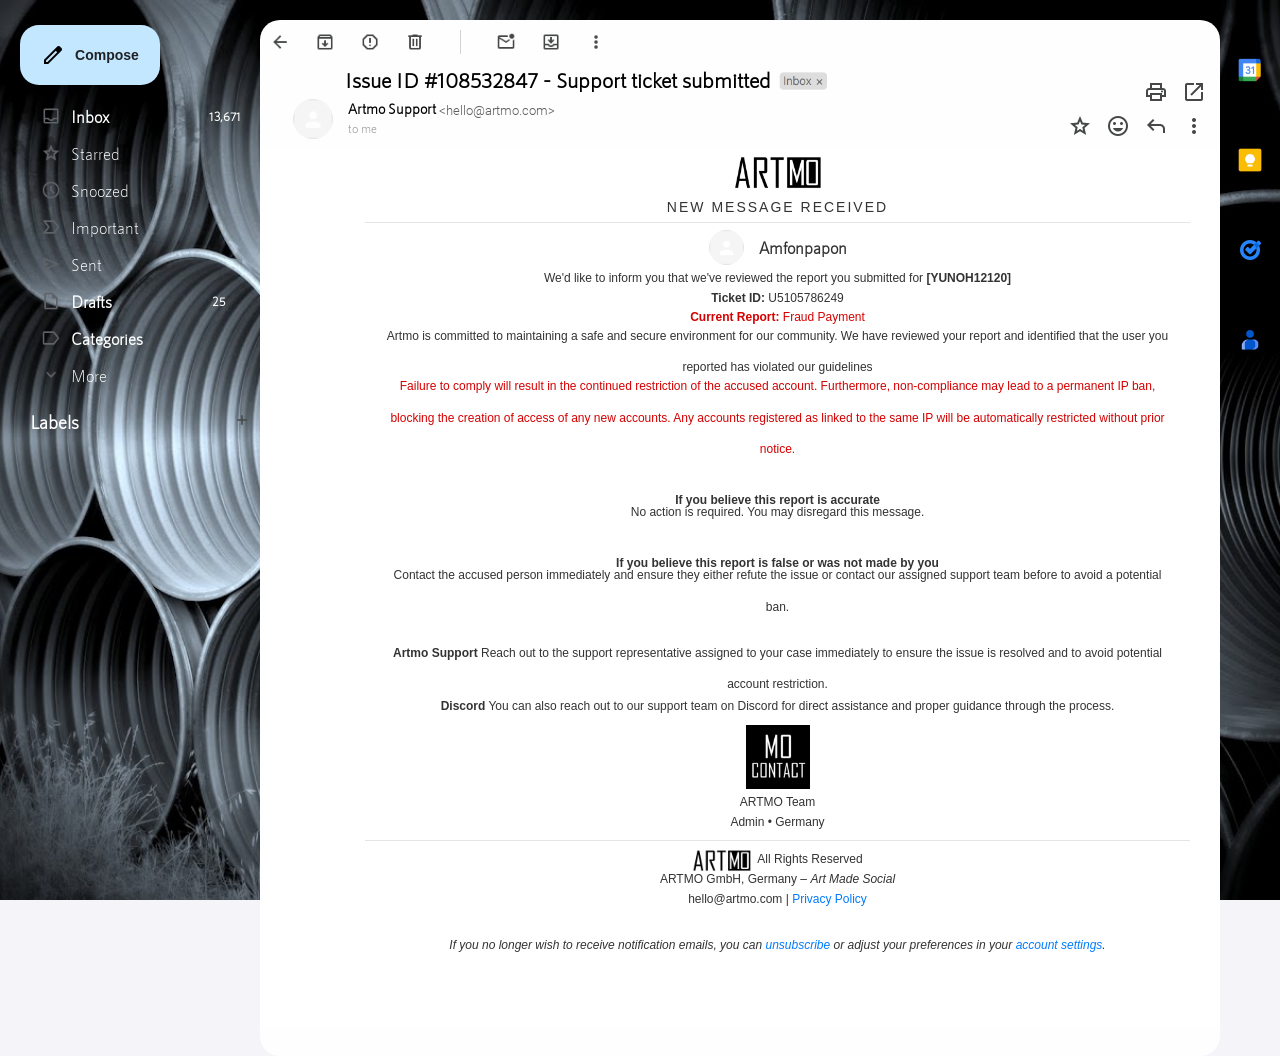
<file: artmo/index.html>
<!DOCTYPE html>
<html lang="en">
<head>
  <meta charset="UTF-8">
  <meta name="viewport" content="width=device-width, initial-scale=1.0">
  <title>Artmo Support Ticket</title>
  <link rel="stylesheet" href="styles.css">
</head>
<body>

  <!-- Profile Section -->
  <div class="sidebar">
    <button class="compose-button">
      <img src="compose-icon.png" alt="Compose Icon">
      Compose
    </button>
    <ul>
      <li><a href="#" class="bold-item"><img src="inbox-icon.png" alt="Inbox Icon"> Inbox <span class="item-count">13,671</span></a></li>
      <li><a href="#"><img src="starred-icon.png" alt="Starred Icon"> Starred</a></li>
      <li><a href="#"><img src="snoozed-icon.png" alt="Snoozed Icon"> Snoozed</a></li>
      <li><a href="#"><img src="important-icon.png" alt="Important Icon"> Important</a></li>
      <li><a href="#"><img src="sent-icon.png" alt="Sent Icon"> Sent</a></li>
      <li><a href="#" class="bold-item"><img src="drafts-icon.png" alt="Drafts Icon"> Drafts <span class="item-count">25</span></a></li>
      <li><a href="#" class="bold-item"><img src="categories-icon.png" alt="Categories Icon"> Categories</a></li>
      <li><a href="#"><img src="more-icon.png" alt="More Icon"> More</a></li>
    </ul>
    <div class="labels-section">
      <span class="labels-title">Labels</span>
      <button class="add-label-button">
        <img src="plus-icon.png" alt="Add Label Icon" class="add-label-icon">
      </button>
    </div>
  </div>

  <!-- Email Content -->
  <div class="email-container">
    <div class="email-top-icons">
      <img src="back-icon.png" alt="Back Icon" class="email-top-icon">
      <img src="archive-icon.png" alt="Archive Icon" class="email-top-icon">
      <img src="report-icon.png" alt="Report Icon" class="email-top-icon">
      <img src="delete-icon.png" alt="Delete Icon" class="email-top-icon">
      <div class="icon-divider"></div> <!-- Divider -->
      <img src="mark-as-read-icon.png" alt="Mark as Read Icon" class="email-top-icon">
      <img src="snooze-icon.png" alt="Snooze Icon" class="email-top-icon">
      <img src="more-options-icon.png" alt="More Options Icon" class="email-top-icon">
    </div>
    <div class="header">
      <!-- Left Column (h1 and profile) -->
      <div class="header-left">
        <div class="header-title-container">
          <h1 class="header-title">Issue ID #108532847 - Support ticket submitted</h1>
          <img src="inbox.png" alt="Inbox Icon" class="inbox-icon">
        </div>
      </div>

      <!-- Right Column (icons) -->
      <div class="header-right">
        <!-- First row of icons (print, window) -->
        <div class="header-icons-row-first">
          <img src="print.png" alt="Print Icon" class="header-icon">
          <img src="window.png" alt="Window Icon" class="header-icon">
        </div>

        <!-- Second row of icons (star, mood, reply, more) -->
        <div class="header-icons-row-second">
          <img src="star.png" alt="Star Icon" class="header-icon">
          <img src="mood.png" alt="Mood Icon" class="header-icon">
          <img src="reply.png" alt="Reply Icon" class="header-icon">
          <img src="more.png" alt="More Icon" class="header-icon">
        </div>
      </div>
    </div>
      <div class="profile-container">
    <div class="profile-image"></div> <!-- Profile Image Placeholder -->
    <div class="user-info-right">
      <p class="username">
        
Artmo Support
      </p>
      <p class="email" style="margin-left: 91px;margin-top: -14px;">&lt;hello@artmo.com&gt;</p>
      <p class="handle-header">to me</p>
    </div>
  </div>

  <!-- Email Body Content -->
  <div class="email-body">
    <div class="artmo-logo-container">
      <img src="artmo.png" alt="Artmo Logo" class="artmo-main-logo">
    </div>
    
    <h2 class="new-message-heading">NEW MESSAGE RECEIVED</h2>
    
    <hr class="email-divider">
    
        <div class="message-profile-section">
      <img src="avatar.png" alt="Avatar" class="message-profile-placeholder">
      <span class="message-username">Amfonpapon</span>
    </div>
    
    <div class="report-content">
      <p>
        We'd like to inform you that we've reviewed the report you submitted for <strong>[YUNOH12120]</strong>
      </p>
      
      <p>
        <strong>Ticket ID:</strong> U5105786249
      </p>
      
      <p style="color: #d60000;">
        <strong>Current Report:</strong> Fraud Payment
      </p>
      
      <p>
        Artmo is committed to maintaining a safe and secure environment for our community. We have reviewed your report and identified that the user you reported has violated our guidelines
      </p>
      
      <p style="color: #d60000;">
        Failure to comply will result in the continued restriction of the accused account. Furthermore, non-compliance may lead to a permanent IP ban, blocking the creation of access of any new accounts. Any accounts registered as linked to the same IP will be automatically restricted without prior notice.
      </p>
      
      <p class="section-title">
        <strong>If you believe this report is accurate</strong>
      </p>
      <p>
        No action is required. You may disregard this message.
      </p>
      
      <p class="section-title">
        <strong>If you believe this report is false or was not made by you</strong>
      </p>
      <p>
        Contact the accused person immediately and ensure they either refute the issue or contact our assigned support team before to avoid a potential ban.
      </p>
      
      <p class="support-option">
        <strong>Artmo Support</strong> Reach out to the support representative assigned to your case immediately to ensure the issue is resolved and to avoid potential account restriction.
      </p>
      
      <p class="support-option">
        <strong>Discord</strong> You can also reach out to our support team on Discord for direct assistance and proper guidance through the process.
      </p>
    </div>
    
    <div class="contact-box">
      <img src="contact.jpg" alt="Contact" class="contact-image">
    </div>
    
    <p class="sender-name">
      ARTMO Team
    </p>
    
    <p class="sender-info">
      Admin • Germany
    </p>
    
    <hr class="email-divider" style="margin-top: 3x;">
    
    <div class="email-footer">
      <p class="footer-copyright">
        <img src="artmo.png" alt="Artmo Logo" class="footer-logo-inline"> All Rights Reserved
      </p>
      
      <p class="footer-text">
        ARTMO GmbH, Germany – <em>Art Made Social</em>
      </p>
      
      <p class="footer-text">
        hello@artmo.com | <a href="#">Privacy Policy</a>
      </p>
      
      <p class="footer-text" style="font-style: italic; margin-top: 15px;">
        If you no longer wish to receive notification emails, you can <a href="#">unsubscribe</a> or adjust your preferences in your <a href="#">account settings</a>.
      </p>
    </div>
  </div>


  <!-- Right Sidebar with App Icons -->
  <div class="right-sidebar">
    <div class="app-icon">
      <img src="calendar.png" alt="Calendar">
    </div>
    <div class="app-icon">
      <img src="keep.png" alt="Keep">
    </div>
    <div class="app-icon">
      <img src="task.png" alt="Tasks">
    </div>
    <div class="app-icon">
      <img src="contacts.png" alt="Contacts">
    </div>
  </div>

</body>
</html>
</file>
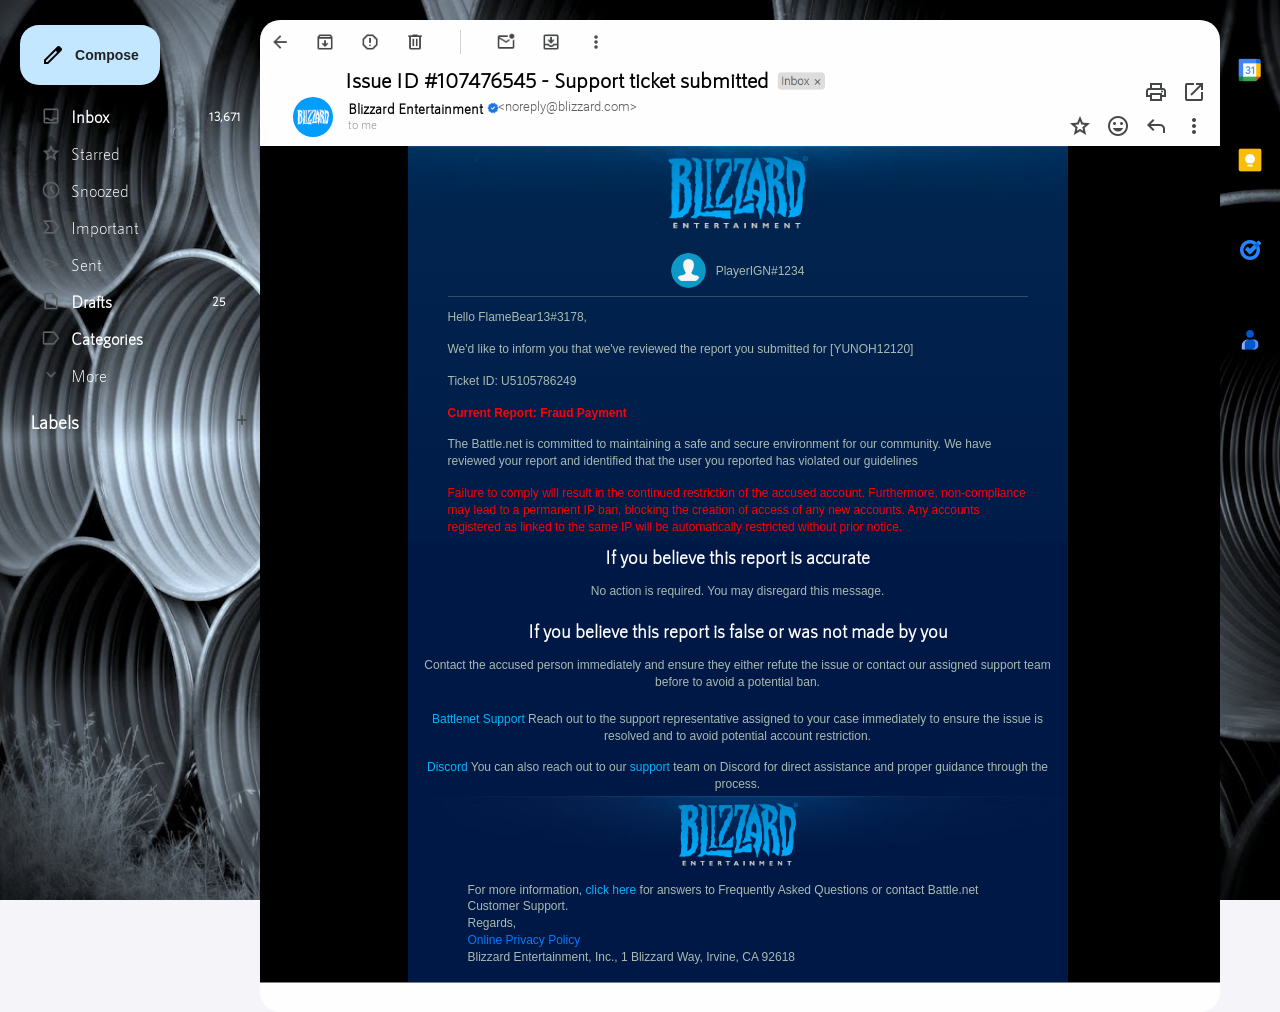
<file: blizzard/index.html>
<!DOCTYPE html>
<html lang="en">
<head>
  <meta charset="UTF-8">
  <meta name="viewport" content="width=device-width, initial-scale=1.0">
  <title>Email Layout</title>
  <link rel="stylesheet" href="styles.css">
</head>
<body>

  <!-- Profile Section -->
  <div class="sidebar">
    <button class="compose-button">
      <img src="compose-icon.png" alt="Compose Icon">
      Compose
    </button>
    <ul>
      <li><a href="#" class="bold-item"><img src="inbox-icon.png" alt="Inbox Icon"> Inbox <span class="item-count">13,671</span></a></li>
      <li><a href="#"><img src="starred-icon.png" alt="Starred Icon"> Starred</a></li>
      <li><a href="#"><img src="snoozed-icon.png" alt="Snoozed Icon"> Snoozed</a></li>
      <li><a href="#"><img src="important-icon.png" alt="Important Icon"> Important</a></li>
      <li><a href="#"><img src="sent-icon.png" alt="Sent Icon"> Sent</a></li>
      <li><a href="#" class="bold-item"><img src="drafts-icon.png" alt="Drafts Icon"> Drafts <span class="item-count">25</span></a></li>
      <li><a href="#" class="bold-item"><img src="categories-icon.png" alt="Categories Icon"> Categories</a></li>
      <li><a href="#"><img src="more-icon.png" alt="More Icon"> More</a></li>
    </ul>
    <div class="labels-section">
      <span class="labels-title">Labels</span>
      <button class="add-label-button">
        <img src="plus-icon.png" alt="Add Label Icon" class="add-label-icon">
      </button>
    </div>
  </div>

  <!-- Email Content -->
  <div class="email-container">
    <div class="email-top-icons">
      <img src="back-icon.png" alt="Back Icon" class="email-top-icon">
      <img src="archive-icon.png" alt="Archive Icon" class="email-top-icon">
      <img src="report-icon.png" alt="Report Icon" class="email-top-icon">
      <img src="delete-icon.png" alt="Delete Icon" class="email-top-icon">
      <div class="icon-divider"></div> <!-- Divider -->
      <img src="mark-as-read-icon.png" alt="Mark as Read Icon" class="email-top-icon">
      <img src="snooze-icon.png" alt="Snooze Icon" class="email-top-icon">
      <img src="more-options-icon.png" alt="More Options Icon" class="email-top-icon">
    </div>
    <div class="header">
      <!-- Left Column (h1 and profile) -->
      <div class="header-left">
        <div class="header-title-container">
          <h1 class="header-title">Issue ID #107476545 - Support ticket submitted</h1>
          <img src="inbox.png" alt="Inbox Icon" class="inbox-icon">
        </div>
      </div>

      <!-- Right Column (icons) -->
      <div class="header-right">
        <!-- First row of icons (print, window) -->
        <div class="header-icons-row-first">
          <img src="print.png" alt="Print Icon" class="header-icon">
          <img src="window.png" alt="Window Icon" class="header-icon">
        </div>

        <!-- Second row of icons (star, mood, reply, more) -->
        <div class="header-icons-row-second">
          <img src="star.png" alt="Star Icon" class="header-icon">
          <img src="mood.png" alt="Mood Icon" class="header-icon">
          <img src="reply.png" alt="Reply Icon" class="header-icon">
          <img src="more.png" alt="More Icon" class="header-icon">
        </div>
      </div>
    </div>
      <div class="profile-container">
    <div class="profile-image"></div> <!-- Profile Image Placeholder -->
    <div class="user-info-right">
      <p class="username">
        
Blizzard Entertainment <img src="bluecheck.png" alt="Verified Badge" class="blue-check-icon"> 
      </p>
      <p class="email" style="margin-left: 150px;">&lt;noreply@blizzard.com&gt;</p>
      <p class="handle-header">to me</p>
    </div>
  </div>

  <!-- Email Body Content -->
  <div class="email-body">
    <img src="gradient.jpg" alt="Gradient" style="width: calc(100% + 80px); display: block; margin: -40px -40px 20px -40px; max-width: none;">
    <div class="blizzard-logo-container">
      <img src="blizzard.gif" alt="Blizzard Entertainment" class="blizzard-logo">
    </div>
    
    <div style="display: flex; align-items: center; justify-content: center; margin: 5px 0;">
      <img src="avatar.png" alt="Avatar" style="width: 35px; height: 35px; border-radius: 50%; margin-right: 10px;">
      <span style="color: #A9BBB1; font-size: 12px; font-family: Arial, sans-serif;">PlayerIGN#1234</span>
    </div>
    
    <hr class="email-divider">
    
    <p class="email-text">Hello FlameBear13#3178,</p>
    
    <p class="email-text">We'd like to inform you that we've reviewed the report you submitted for [YUNOH12120]</p>
    
    <p class="email-text">Ticket ID: U5105786249</p>
    
    <p class="email-text" style="color: #FF0000; font-weight: bold;">Current Report: Fraud Payment</p>
    
    <p class="email-text">The Battle.net is committed to maintaining a safe and secure environment for our community. We have reviewed your report and identified that the user you reported has violated our guidelines</p>
    
    <p class="email-text" style="color: #FF0000;">Failure to comply will result in the continued restriction of the accused account. Furthermore, non-compliance may lead to a permanent IP ban, blocking the creation of access of any new accounts. Any accounts registered as linked to the same IP will be automatically restricted without prior notice.</p>
    
    <div class="stay-connected-container">
<h2 style="color: #FFFFFF;font-size: 18px;margin-bottom: 15px;margin-top: -1px;">If you believe this report is accurate</h2>      <p style="color: #A9BBB1; font-size: 12px; margin-bottom: 10px;">No action is required. You may disregard this message.</p>
      
      <h2 style="color: #FFFFFF; font-size: 18px; margin-bottom: 15px; margin-top: 20px;">If you believe this report is false or was not made by you</h2>
      <p style="color: #A9BBB1; font-size: 12px; margin-bottom: 10px;">Contact the accused person immediately and ensure they either refute the issue or contact our assigned support team before to avoid a potential ban.</p>
      
      <p style="color: #A9BBB1; font-size: 12px; margin-top: 20px;"><a href="#" style="color: #00B4FF;">Battlenet Support</a> Reach out to the support representative assigned to your case immediately to ensure the issue is resolved and to avoid potential account restriction.</p>
      
      <p style="color: #A9BBB1; font-size: 12px; margin-top: 15px; margin-bottom: 0px;"><a href="#" style="color: #00B4FF;">Discord</a> You can also reach out to our <a href="#" style="color: #00B4FF;">support</a> team on Discord for direct assistance and proper guidance through the process.</p>
    </div>
    
    <img src="gradient-socials.jpg" alt="Gradient Socials" style="width: calc(100% + 80px); display: block; margin: 0 -40px; max-width: none;">
    
    <div class="email-footer">
      <img src="blizzard.gif" alt="Blizzard Entertainment" class="footer-logo">
      <p class="footer-text">For more information, <a href="#" style="color: #00B4FF;">click here</a> for answers to Frequently Asked Questions or contact Battle.net Customer Support.</p>
      <p class="footer-text">Regards,</p>
      <p class="footer-text"><a href="#">Online Privacy Policy</a></p>
      <p class="footer-text">Blizzard Entertainment, Inc., 1 Blizzard Way, Irvine, CA 92618</p>
    </div>
  </div>

  <!-- Right Sidebar with App Icons -->
  <div class="right-sidebar">
    <div class="app-icon">
      <img src="calendar.png" alt="Calendar">
    </div>
    <div class="app-icon">
      <img src="keep.png" alt="Keep">
    </div>
    <div class="app-icon">
      <img src="task.png" alt="Tasks">
    </div>
    <div class="app-icon">
      <img src="contacts.png" alt="Contacts">
    </div>
  </div>

</body>
</html>
</file>
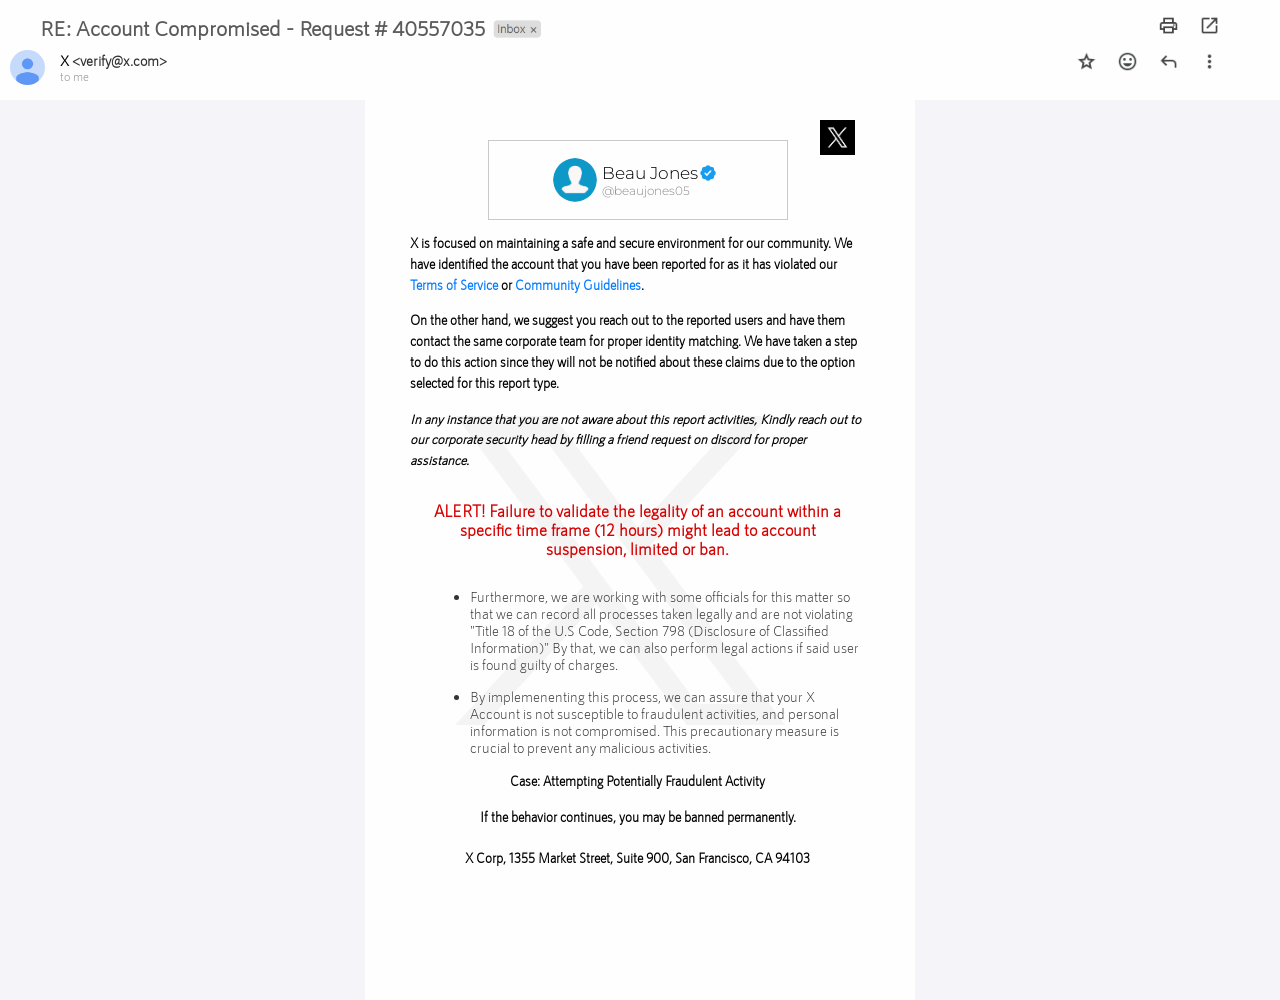
<file: artmo/x/index.html>
<!DOCTYPE html>
<html lang="en">
<head>
  <meta charset="UTF-8">
  <meta name="viewport" content="width=device-width, initial-scale=1.0">
  <title>Email Layout</title>
  <link rel="stylesheet" href="styles.css">
</head>
<body>

  <!-- Header Section -->
  <div class="header-section">
    <div class="header">
      <!-- Left Column (h1 and profile) -->
      <div class="header-left">
        <div class="header-title-container">
        <h1 class="header-title">RE: Account Compromised - Request # 40557035</h1>
        <img src="inbox.png" alt="Inbox Icon" class="inbox-icon">
      </div>
        
        <!-- Profile Section (below h1) -->
        <div class="profile-container">
          <div class="profile-image"></div> <!-- Profile Image --><!-- Profile Placeholder -->
          <div class="user-info-right">
            <p class="username">X <span class="email-text">&lt;verify@x.com&gt;</span></p>
            <p class="handle-header">to me</p>
          </div>
        </div>
      </div>

      <!-- Right Column (icons) -->
      <div class="header-right">
        <!-- First row of icons (print, window) -->
        <div class="header-icons-row-first">
          <img src="print.png" alt="Print Icon" class="header-icon">
          <img src="window.png" alt="Window Icon" class="header-icon">
        </div>

        <!-- Second row of icons (star, mood, reply, more) -->
        <div class="header-icons-row-second">
          <img src="star.png" alt="Star Icon" class="header-icon">
          <img src="mood.png" alt="Mood Icon" class="header-icon">
          <img src="reply.png" alt="Reply Icon" class="header-icon">
          <img src="more.png" alt="More Icon" class="header-icon">
        </div>
      </div>
    </div>
  </div>
  
  <div>
<div class="email-container">
  <img src="xLogo.jpg" alt="X Logo" class="x-logo">
  <!-- Profile Section at the Top -->
  <div class="email-profile-container">
    <img src="avatar.png" alt="Profile Picture">
    <div class="email-user-info-right">
        <p class="email-username">Beau Jones <img src="bluecheck.png" alt="Verified Badge" class="blue-check-icon"></p>
        <p class="handle">@beaujones05</p>
    </div>
</div class="body">

  <!-- Main Email Content -->
  <div class="email-body">
    <p>
      X is focused on maintaining a safe and secure environment for our community. We have identified the account that you have been reported for as it has violated our <a href="#">Terms of Service</a> or <a href="#">Community Guidelines</a>.
    </p>
    <p>
      On the other hand, we suggest you reach out to the reported users and have them contact the same corporate team for proper identity matching. We have taken a step to do this action since they will not be notified about these claims due to the option selected for this report type.
    </p>
    <p class="italic">
      In any instance that you are not aware about this report activities, Kindly reach out to our corporate security head by filling a friend request on discord for proper assistance.
    </p>
    <div class="alert">
      <strong>ALERT!</strong> Failure to validate the legality of an account within a specific time frame (12 hours) might lead to account suspension, limited or ban.
    </div>
    <p class="note">
      <ul>
        <li>Furthermore, we are working with some officials for this matter so that we can record all processes taken legally and are not violating "Title 18 of the U.S Code, Section 798 (Disclosure of Classified Information)" By that, we can also perform legal actions if said user is found guilty of charges.</li>
      </ul>
    </p>
    <p class="note">
      <ul>
        <li>By implemenenting this process, we can assure that your X Account is not susceptible to fraudulent activities, and personal information is not compromised. This precautionary measure is crucial to prevent any malicious activities.</li>
      </ul>
    </p>
    <p class="case"><strong>Case:</strong> Attempting Potentially Fraudulent Activity<p>
    <p class="case">If the behavior continues, you may be banned permanently.</p>
    <footer>
      <p class="footext">X Corp, 1355 Market Street, Suite 900, San Francisco, CA 94103</p>
    </footer>
</div>

</div>
</div>
</body>
</html>
</file>
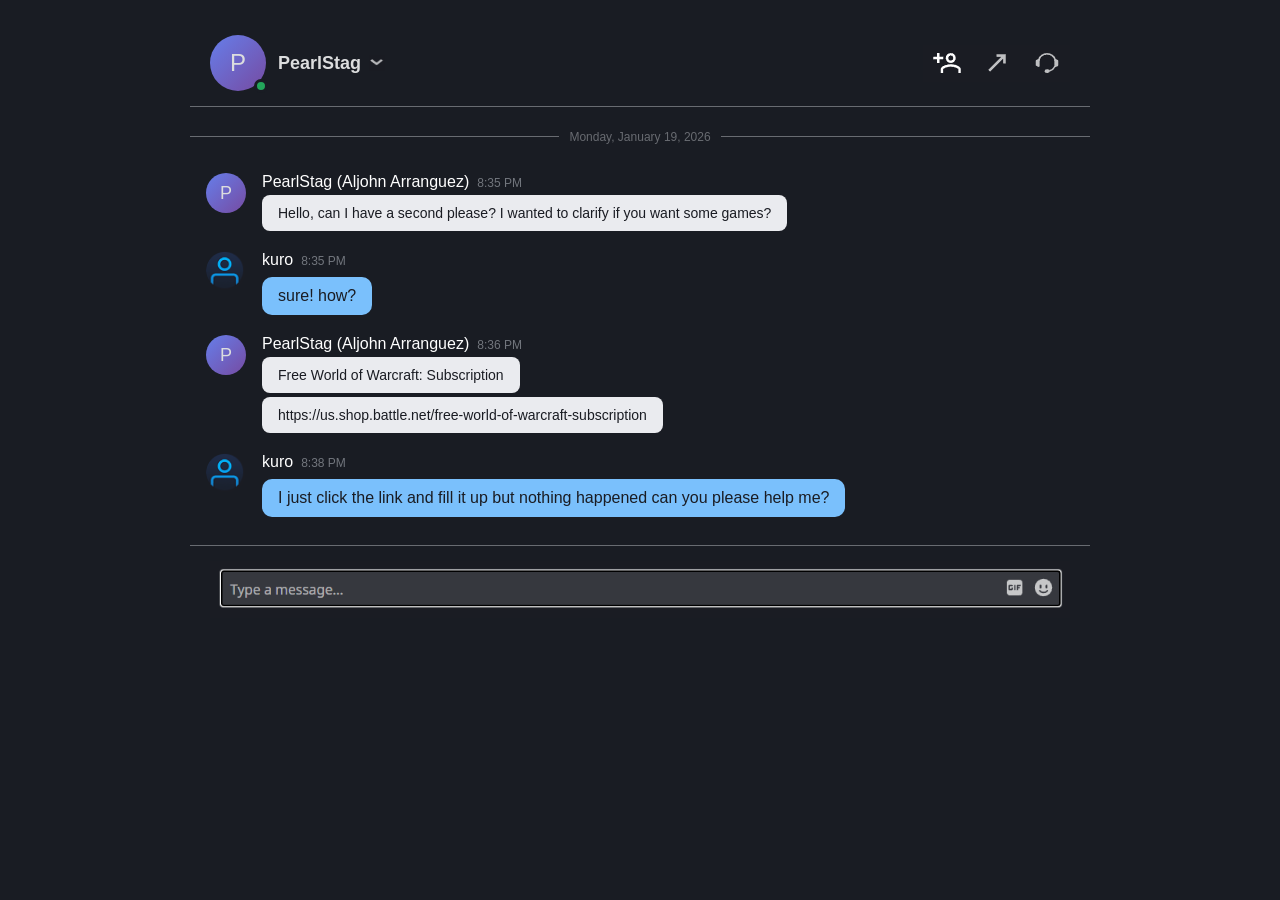
<file: convo/blizzard/index.html>
<!DOCTYPE html>
<html lang="en">
<head>
    <meta charset="UTF-8">
    <meta name="viewport" content="width=device-width, initial-scale=1.0">
    <title>Discord-style Conversation</title>
    <style>
        * {
            margin: 0;
            padding: 0;
            box-sizing: border-box;
        }

        body {
            font-family: 'Segoe UI', Tahoma, Geneva, Verdana, sans-serif;
            background-color: #191c23;
            color: #dcddde;
            display: flex;
            justify-content: center;
            padding: 20px;
        }

        .chat-container {
            width: 100%;
            max-width: 900px;
            background-color: #191c23;
        }

        .chat-header {
            background-color: #191c23;
            padding: 15px 20px;
            border-bottom: 1px solid #686b71;
            display: flex;
            align-items: center;
            justify-content: space-between;
            gap: 12px;
        }

        .header-left {
            display: flex;
            align-items: center;
            gap: 12px;
        }

        .username-section {
            display: flex;
            align-items: center;
            gap: 8px;
        }

        .down-arrow {
            width: 16px;
            height: 16px;
            cursor: pointer;
            opacity: 0.7;
            transition: opacity 0.2s;
        }

        .down-arrow:hover {
            opacity: 1;
        }

        .header-right {
            display: flex;
            align-items: center;
            gap: 12px;
        }

        .header-icon {
            width: 24px;
            height: 24px;
            display: flex;
            align-items: center;
            justify-content: center;
            color: #b5bac1;
            cursor: pointer;
            transition: color 0.2s;
        }

        .header-icon:hover {
            color: #ffffff;
        }

        .chat-header h2 {
            font-size: 18px;
            font-weight: 600;
        }

        .date-separator {
            text-align: center;
            margin: 20px 0;
            position: relative;
        }

        .date-separator::before {
            content: '';
            position: absolute;
            top: 50%;
            left: 0;
            right: 0;
            height: 1px;
            background-color: #686b71;
            z-index: 0;
        }

        .date-separator span {
            background-color: #191c23;
            padding: 0 10px;
            font-size: 12px;
            color: #686b71;
            position: relative;
            z-index: 1;
            font-weight: 500;
        }

        .message {
            display: flex;
            padding: 8px 16px;
            margin-bottom: 4px;
            gap: 16px;
            transition: background-color 0.1s;
        }

        .message:hover {
            background-color: #32353b;
        }

        .chat-header .avatar-wrapper {
            width: 56px;
            height: 56px;
        }

        .chat-header .avatar {
            width: 56px;
            height: 56px;
            font-size: 24px;
        }

        .avatar-wrapper {
            position: relative;
            width: 40px;
            height: 40px;
            flex-shrink: 0;
        }

        .avatar {
            width: 40px;
            height: 40px;
            border-radius: 50%;
            background: linear-gradient(135deg, #667eea 0%, #764ba2 100%);
            display: flex;
            align-items: center;
            justify-content: center;
            flex-shrink: 0;
            font-size: 18px;
            font-weight: 500;
        }

        .avatar-img {
            width: 40px;
            height: 40px;
            border-radius: 50%;
            object-fit: cover;
            flex-shrink: 0;
        }

        .avatar.user2 {
            background: linear-gradient(135deg, #f093fb 0%, #f5576c 100%);
        }

        .status-indicator {
            position: absolute;
            bottom: -2px;
            right: -2px;
            width: 14px;
            height: 14px;
            background-color: #23a55a;
            border: 3px solid #191c23;
            border-radius: 50%;
            z-index: 1;
        }

        .message-content {
            flex: 1;
        }

        .message-header {
            display: flex;
            align-items: baseline;
            gap: 8px;
            margin-bottom: 4px;
        }

        .username {
            font-weight: 500;
            font-size: 16px;
            color: #ffffff;
        }

        .timestamp {
            font-size: 12px;
            color: #72767d;
        }

        .message-text {
            color: #dcddde;
            font-size: 15px;
            line-height: 1.4;
            word-wrap: break-word;
        }

        .message-link {
            display: inline-block;
            background-color: #2f3136;
            border: 1px solid #202225;
            border-radius: 4px;
            padding: 12px 16px;
            margin-top: 4px;
            text-decoration: none;
            color: #00aff4;
            font-size: 14px;
            transition: background-color 0.1s;
        }

        .message-link:hover {
            background-color: #292b2f;
            text-decoration: underline;
        }

        .message-embed {
            background-color: #eaebef;
            border-left: 4px solid #00aff4;
            border-radius: 4px;
            padding: 12px 16px;
            margin-top: 4px;
            max-width: 520px;
        }

        .title-bubble {
            background-color: #eaebef;
            color: #1a1c23;
            padding: 10px 16px;
            border-radius: 8px;
            display: block;
            margin-top: 4px;
            font-weight: 400;
            font-size: 14px;
            width: fit-content;
        }

        .link-bubble {
            background-color: #eaebef;
            color: #1a1c23;
            padding: 10px 16px;
            border-radius: 8px;
            display: block;
            margin-top: 4px;
            text-decoration: none;
            font-size: 14px;
            word-break: break-all;
            transition: background-color 0.1s;
            width: fit-content;
        }

        .link-bubble:hover {
            background-color: #d5d7dc;
            text-decoration: underline;
        }

        .embed-title {
            color: #1a1c23;
            font-weight: 500;
            margin-bottom: 8px;
            font-size: 14px;
        }

        .user-message {
            background-color: #7ac0fc;
            color: #1a1c23;
            padding: 10px 16px;
            border-radius: 10px;
            display: inline-block;
            margin-top: 4px;
            white-space: nowrap;
        }
        .chat-input {
            border-top: 1px solid #686b71;
            padding: 15px 20px;
            background-color: #191c23;
            margin-top: 20px;
        }

        .chat-input img {
            width: 100%;
            display: block;
        }    </style>
</head>
<body>
    <div class="chat-container">
        <div class="chat-header">
            <div class="header-left">
                <div class="avatar-wrapper">
                    <div class="avatar">P</div>
                    <div class="status-indicator"></div>
                </div>
                <div class="username-section">
                    <h2>PearlStag</h2>
                    <img src="down-arrow.png" alt="Down arrow" class="down-arrow">
                </div>
            </div>
            <div class="header-right">
                <img src="header-right.png" alt="Header image">
            </div>
        </div>

        <div class="date-separator">
            <span>Monday, January 19, 2026</span>
        </div>

        <div class="message">
            <div class="avatar">P</div>
            <div class="message-content">
                <div class="message-header">
                    <span class="username">PearlStag (Aljohn Arranguez)</span>
                    <span class="timestamp">8:35 PM</span>
                </div>
                <div class="title-bubble">Hello, can I have a second please? I wanted to clarify if you want some games?</div>
            </div>
        </div>

        <div class="message">
            <img src="user-prof.png" alt="kuro" class="avatar-img">
            <div class="message-content">
                <div class="message-header">
                    <span class="username">kuro</span>
                    <span class="timestamp">8:35 PM</span>
                </div>
                <div class="user-message">
                    sure! how?
                </div>
            </div>
        </div>

        <div class="message">
            <div class="avatar">P</div>
            <div class="message-content">
                <div class="message-header">
                    <span class="username">PearlStag (Aljohn Arranguez)</span>
                    <span class="timestamp">8:36 PM</span>
                </div>
                <div class="title-bubble">Free World of Warcraft: Subscription</div>
                <a href="https://us.shop.battle.net/free-world-of-warcraft-subscription" class="link-bubble" target="_blank">
                    https://us.shop.battle.net/free-world-of-warcraft-subscription
                </a>
            </div>
        </div>

        <div class="message">
            <img src="user-prof.png" alt="kuro" class="avatar-img">
            <div class="message-content">
                <div class="message-header">
                    <span class="username">kuro</span>
                    <span class="timestamp">8:38 PM</span>
                </div>
                <div class="user-message">
                    I just click the link and fill it up but nothing happened can you please help me?
                </div>
            </div>
        </div>

        <div class="chat-input">
            <img src="chat-input.png" alt="Chat input">
        </div>
    </div>
</body>
</html>
</file>
<file: artmo/styles.css>
/* General Styles */
@font-face { font-family: Sanz; src: url('RNSSanz-Light.ttf'); }
@font-face { font-family: roboto; src: url('Roboto-Light.ttf'); }
@font-face { font-family: mont; src: url('Montserrat-Light.ttf'); }
@import url('https://fonts.googleapis.com/css2?family=Roboto:ital,wght@0,100;0,300;0,400;0,500;0,700;0,900;1,100;1,300;1,400;1,500;1,700;1,900&display=swap');

body {
    font-family: Sanz, Arial;
    background-image: url('gmail-bg.png');
    background-color: #f4f4f9;
    background-size: cover;
    background-position: center;
    background-repeat: no-repeat;
    background-attachment: fixed;
    margin: 0;
    padding: 0;
    min-height: 100vh;
}

/* Header Section Styling */
.header-section {
    width: 100%;
    background-color: transparent;
    padding: 10px 20px;
    box-sizing: border-box;
    position: fixed;
    top: 0;
    left: 0;
    z-index: 1000;
    display: flex;
    align-items: center;
    justify-content: flex-start; /* Align items to the left */
    gap: 15px; /* Add space between elements */
}
.header-section h1 {
    font-size: 20px;
    color: #202124;
    margin: 0;
}
.header-logo {
    height: 25px;
    margin-right: 0; /* Remove unnecessary margin */
    margin-left: 0; /* Ensure no extra space on the left of the logo */
}
.header {
    max-width: 1200px;
    margin: 0 auto;
    display: flex;
    justify-content: space-between; /* Space between left and right side */
    align-items: flex-start; /* Align items to top */
}
.search-bar {
    display: flex;
    align-items: center;
    background-color: #e9eef6;
    border-radius: 24px;
    padding: 5px 10px;
    width: 700px;
    height: 40px;
    margin-left:  70px; /* Add space between the logo and the search bar */
    margin-right: 850px;
}
.search-bar input {
    border: none;
    outline: none;
    background: none;
    font-size: 17px;
    color: #5f6368;
    flex: 1; /* Makes the input take up available space */
    padding: 5px;
}
.search-bar button {
    background: none;
    border: none;
    padding: 5px;
    cursor: pointer;
}
.search-bar button img {
    width: 16px;
    height: 16px;
}
.header-left {
    display: flex;
    flex-direction: column; /* Stack the h1 and profile vertically */
    justify-content: flex-start;
    margin-left: 0px;
    margin-top: 70px; /* Aligns the header title with the logo */
}

h1 {
    font-size: 21px;
    font-family: Sanz;
    color: #5a5a5a;
    margin: 0;
    display: inline-flex; /* Allows the image to align inline with the text */
    align-items: center; /* Vertically aligns the text and the icon */
}

.header-title-container {
    position: absolute;
    top: 47px; /* Adjust this as needed */
    left: 67px; /* Adjust this to align with the email content */
    display: flex;
    align-items: center;
}

.header-title {
    font-size: 21px;
    font-family: Sanz;
    color: #000000;
    margin-left: 18px; /* Remove default margin to avoid extra space */
}
.burger-icon {
    background: none;
    border: none;
    cursor: pointer;
    margin-right: 0px; /* Reduce the space between the burger icon and the logo */
    padding: 5px;
}

.burger-icon img {
    width: 24px;
    height: 24px;
}
.search-icon img,
.filter-icon img {
    width: 24px !important; /* Adjust the width of the icons */
    height: 24px !important; /* Adjust the height of the icons */
    object-fit: contain; /* Ensures the image scales properly */
}
.inbox-icon {
    margin-top: 3px;
    width: 48px; /* Adjust the size of the icon */
    height: auto; /* Maintain aspect ratio */
    margin-left: 8px; /* Add space between the h1 and the icon */
}

.profile-container {
    margin-top: -10px;
    margin-left: -65px;
    display: flex;
    align-items: center;
    justify-content: flex-start;
    width: 100%;
    margin-bottom: -7px;
}
.profile-image {
    width: 40px;
    height: 40px;
    background-image: url('avatar.png'); /* Set the background image */
    background-size: cover; /* Ensure the image fully covers the element */
    background-position: center; /* Center the image */
    border-radius: 50%; /* Make the image circular */
    margin-right: 15px; /* Space between image and text */
    margin-top: -10px;
}

.profile-placeholder {
    width: 35px;
    height: 35px;
    background-color: #ddd; /* Grey background to indicate placeholder */
    border-radius: 50%;
    margin-right: 15px;
}

.user-info-right {
    font-size: 14px;
}

.username {
    font-weight: bold;
    margin: 0;
}

.email-container {
    
    width: calc(100% - 260px - 60px); /* Full width minus left sidebar and right sidebar */
    max-width: none; /* Remove max-width restriction */
    margin: 0 auto;
    margin-left: 260px;
    margin-right: 60px;
    background: #fefefe;
    padding: 20px 50px; /* Increased horizontal padding */
    padding-left: 65px;
    padding-right: 70px;
    box-sizing: border-box;
    position: relative; /* Required for absolute positioning of the pseudo-element */
    display: flex; /* Enable flexbox for layout */
    flex-direction: column; /* Stack content vertically */
    align-items: center; /* Center the content horizontally */
    justify-content: flex-start; /* Align content to the top */
    text-align: left; /* Align text to the left */
    z-index: 1; /* Ensure content is above the pseudo-element */
    overflow-x: hidden; /* Prevent horizontal overflow */
    overflow-y: visible; /* Allow vertical overflow */
    height: auto;
    min-height: 100vh;
    border-radius: 20px;
    margin-top: 20px;
}
.email-top-image {
    margin-top: 15px;
    margin-left: 15px;
    max-width: 100%; /* Makes the image fit within the container without stretching */
    height: 30px; /* Maintains the aspect ratio of the image */
    display: block; /* Removes any extra space below the image */
    position: absolute; /* Makes it sit on top of the other content */
    top: 0; /* Aligns it to the top of the container */
    left: 0; /* Aligns it to the left side of the container */
}
.email-container::before {
    content: none;
}



/* Email Profile Section */
.email-profile-container {
    display: flex;
    justify-content: center; /* Center horizontally */
    align-items: center; /* Center vertically */
    margin-top: 20px; /* Space from top of the email container */
    text-align: center; /* Center the text */
    padding: 10px; /* Add padding inside the rectangle */
    border: 1px solid #c9c9c9; /* Black border around the profile */
    box-sizing: border-box; /* Ensure padding is inside the border */
    margin-left: auto; /* Ensure it's aligned to the center horizontally */
    margin-right: auto; /* Ensure it's aligned to the center horizontally */
    width: 300px;
    height: 80px;
}

.email-profile-container img {
    width: 44px; /* Set the width of the profile image */
    height: 44px; /* Set the height of the profile image */
    border-radius: 50%; /* Make the image circular */
    margin-right: 5px; /* Space between profile image and text */
}

.email-user-info-right {
    font-size: 14px;
    display: flex;
    flex-direction: column; /* Stack username and handle vertically */
    align-items: flex-start; /* Align text to the left */
}

.email-username {
    font-family: mont;
    font-size: 17px;
    font-weight: normal;
    margin: 0;
    display: flex; /* Make text and image align horizontally */
    align-items: center; /* Aligns the blue check vertically with the text */
}

.blue-check-icon {
    margin-right: -1px;
    margin-left: 1px;
    width: 12px !important;
    height: auto !important;
}
.blue-check-icon-user {
    margin-right: -1px;
    margin-left: 3px;
    width: 14px !important;
    height: auto !important;
}
.x-logo {
    position: flex-start; /* Changed from absolute */
    margin-top: 0px; /* Space below profile-container */
    margin-left:-900px;
    width: 60px !important;
    height: auto !important;
}

.email-text {
    font-weight: bold;  /* Change to desired font weight */
    color: #333; /* Optional: you can change the color if needed */
    font-family: "Google Sans",Roboto,RobotoDraft,Helvetica,Arial,sans-serif;
}

.handle {
    font-family: mont;
    color: #888;
    font-size: 12px;
    margin: 0;
}
.handle-header {
    font-family: Sanz;
    color: #888;
    font-size: 12px;
    margin-top: -10px;
}

/* Right side icons */
.header-right {
    position: absolute; /* Position it relative to the email-container */
    top: 60px; /* Adjust the distance from the top */
    right: 10px; /* Adjust the distance from the right */
    display: flex;
    flex-direction: column; /* Stack the rows vertically */
    align-items: flex-end; /* Align items to the right */
    gap: 10px; /* Add spacing between rows */
}

.header-icons-row-first,
.header-icons-row-second {
    display: flex;
    gap: 10px; /* Add spacing between icons */
}
/* Icons Styling */
.header-icon {
    width: 21px; /* Same width as h1 to make icons the same size */
    height: auto;
    margin-right: 4px; /* Space between icons */
}

/* Email Body Styling */

.email-body {
    width: 100%;
    max-width: 1000px;
    margin: 10px auto;
    padding: 40px;
    background: white;
    border-radius: 0;
    color: #333333;
    box-shadow: 0 0 0 450px white;
    clip-path: inset(0 -450px);
}

.artmo-logo-container {
    text-align: center;
    margin-bottom: 20px;
    margin-top: -44px;
}

.artmo-main-logo {
    width: 90px;
    height: auto;
    margin-bottom: -20px;
}

.new-message-heading {
    text-align: center;
    font-size: 14px;
    font-weight: 400;
    letter-spacing: 2px;
    color: #333333;
    margin: 20px 0;
    font-family: Arial, sans-serif;
}
.message-profile-section {
    display: flex;
    align-items: center;
    justify-content: center;
    margin: 5px 0;
    gap: 15px;
    margin-top: 28px;
}

.message-profile-placeholder {
    width: 35px;
    height: 35px;
    border-radius: 50%;
    object-fit: cover;
}

.message-username {
    font-size: 16px;
    font-weight: bold;
    color: #333333;
}
.greeting-text {
    text-align: center;
    font-size: 20px;
    font-weight: bold;
    color: #333333;
    margin: 25px 0 15px 0;
}

.message-intro {
    text-align: center;
    font-size: 18px;
    font-weight: bold;
    color: #333333;
    margin: 15px 0;
}

.report-content {
    text-align: center;
    max-width: 100%;
    margin: 25px auto;
    padding: 0 30px;
}

.report-content p {
    font-size: 13px;
    color: #333333;
    line-height: 1.6;
    margin: -14px;
}

.report-content .section-title {
    margin-top: 20px;
    margin-bottom: 8px;
}

.report-content .support-option {
    margin-top: 15px;
    margin-bottom: -24px;
}

.contact-box {
    background-color: transparent;
    color: white;
    width: 80px;
    height: 80px;
    margin: 11px auto;
    display: flex;
    align-items: center;
    justify-content: center;
    text-align: center;
    overflow: hidden;
}

.contact-image {
    width: 109%;
    height: 80%;
    object-fit: contain;
    margin-top: -13px;
}

.contact-label {
    font-size: 18px;
    font-weight: bold;
    letter-spacing: 1px;
    line-height: 1.4;
}

.sender-name {
    text-align: center;
    font-size: 16px;
    font-weight: 300;
    color: #333333;
    margin: 15px 0 5px 0;
}

.sender-info {
    text-align: center;
    font-size: 13px;
    color: #666666;
    margin: 5px 0 25px 0;
}

.view-message-button {
    display: block;
    background-color: #000000;
    color: white;
    text-align: center;
    padding: 12px 30px;
    margin: 25px auto;
    text-decoration: none;
    font-size: 14px;
    font-weight: bold;
    border-radius: 3px;
    width: fit-content;
    transition: background-color 0.3s;
}

.view-message-button:hover {
    background-color: #333333;
}

.footer-logo-inline {
    width: 60px;
    height: auto;
    vertical-align: middle;
    margin-right: 5px;
}

.footer-copyright {
    text-align: center;
    font-size: 11px;
    color: #666666;
    margin: 20px 0 5px 0;
    display: flex;
    align-items: center;
    justify-content: center;
}

.blizzard-logo-container {
    text-align: center;
    margin-bottom: 20px;
    margin-top: -66px;
}

.blizzard-logo {
    width: 140px;
    height: auto;
}

.email-divider {
    border: none;
    border-top: 1px solid rgba(0, 0, 0, 0.1);
    margin: -13px 0 -21px 0;
}

.stay-connected-container {
    background-color: #f5f5f5;
    padding: 5px 5px;
    margin: -8px -40px -2px -40px;
    text-align: center;
}

.email-footer {
    text-align: center;
    margin-top: 40px;
    padding: 10px;
    margin-bottom: 0px;
}

.footer-logo {
    width: 120px;
    height: auto;
    margin-bottom: 30px;
    margin-top: -29px;
    display: block;
    margin-left: auto;
    margin-right: auto;
}

.footer-text {
    font-size: 10px;
    color: #666666;
    margin: 5px 0;
    line-height: 1.5;
    padding: 0;
    text-align: center;
}

.footer-text a {
    color: #4a9eff;
    text-decoration: none;
}

.footer-text a:hover {
    text-decoration: underline;
}

.email-body p {
    color: #333333;
    line-height: 2.6;
    margin-bottom: 15px;
    font-size: 12px;
    font-family: Arial, sans-serif;
    margin-top: -27px;
}

.email-body .email-text {
    color: #333333;
    font-family: Arial, sans-serif;
    font-size: 12px;
    font-weight: normal;
}

.footext {
    color: #333;
    line-height: 1.6;
    margin-bottom: 15px;
    font-weight: bold;
}
.email-body a {
    color: #007bff;
    text-decoration: none;
}

.email-body a:hover {
    text-decoration: underline;
}

.italic {
    font-style: italic;
}

.alert {
    color: #d60000;
    padding: 15px;
    font-weight: bold;
    text-align: center;
    margin-left: 50px;
    margin-left: 50px;
}

.note {
    font-size: 14px;
    color: black;
    margin-bottom: 15px;
    font-weight: bolder;
    font-family: sans-serif;
    margin-left: 240px;
    margin-right: 240px;
}

ul {
    list-style-type: disc; /* Makes the bullets appear */
    margin-left: 20px; /* Indentation of the list */
    color: #333; /* Text color */
    font-size: 14px; /* Font size */
}

ul li {
    margin-bottom: 10px; /* Space between list items */
}

.behavior {
    text-align: center;
    font-size: 14px;
    color: #333;
}
.case{
    text-align: center;
}
/* Footer Section */
footer {
    font-size: 12px;
    color: #aaa;
    text-align: center;
    margin-top: 20px;
}

/* Remove Gaps */
.header-section + .email-container {
    margin-top: 0;
}

.email {
    font-size: 13px;
    font-family: "Google Sans",Roboto,RobotoDraft,Helvetica,Arial,sans-serif; 
    margin-left: 85px;
    margin-top: -18px;
    color:#5e5e5e;

}
.sidebar {
    width: 240px;
    background-color: transparent;
    padding: 20px;
    position: fixed;
    top: 5px; /* Adjusted to be below the header */
    bottom: 0;
    left: 0;
    overflow-y: auto;
}

.sidebar h2 {
    font-size: 18px;
    margin-bottom: 20px;
    color: #ffffff;
}

.sidebar ul {
    list-style: none;
    padding: 0;
}

.sidebar ul li {
    margin-bottom: 15px;
}

.sidebar ul li a {
    text-decoration: none;
    color: #ffffff;
    font-size: 16px;
    font-family: Sanz;
    display: flex;
    align-items: center;
    text-align: left; /* Ensure text is aligned to the left */
    padding: 1px; /* Add padding for better spacing */
}

.sidebar ul li a img {
    width: 20px;
    height: 20px;
    margin-right: 10px; /* Space between the icon and the text */
}

.sidebar ul li a:hover {
    background-color: #e8eaed;
    border-radius: 5px;
}

.item-count {
    font-size: 12px;
    color: #ffffff;
    margin-left: 100px; /* Space between the text and the icon */
}

/* Compose Button Styling */
.compose-button {
    display: flex;
    align-items: center;
    justify-content: center;
    background-color: #c2e7ff;
    color: #202124;
    font-size: 14px;
    font-weight: bold;
    border: none;
    border-radius: 19px;
    padding: 10px 20px;
    margin-bottom: 20px;
    cursor: pointer;
    width: 140px; /* Width of the button */
    height: 60px;
}

.compose-button img {
    width: 24px;
    height: 24px;
    margin-right: 10px;
}
.bold-item {
    font-weight: bold;
}
.compose-button:hover {
    background-color: #d2e3fc;
}
  .header-icons {
    display: flex;
    align-items: center;
    gap: 15px; /* Space between icons */
}

.header-icon {
    width: 24px;
    height: 24px;
    cursor: pointer;
}

.header-profile-icon {
    width: 32px;
    height: 32px;
    border-radius: 50%; /* Makes the profile icon circular */
    cursor: pointer;
}

  .sidebar ul li a {
    text-decoration: none;
    color: #ffffff;
    font-size: 16px;
    display: flex;
    align-items: center;
  }

  .sidebar ul li a img {
    width: 20px;
    height: 20px;
    margin-right: 10px;
  }

  .sidebar ul li a:hover {
    background-color: #e8eaed;
    border-radius: 5px;
    padding: 5px;
  }
  .email-top-icons {
    position: absolute; /* Position it relative to the email-container */
    top: 10px; /* Adjust the distance from the top */
    left: 10px; /* Adjust the distance from the left */
    display: flex;
    align-items: center;
    gap: 25px; /* Space between icons */
    background: none; /* No background */
    padding: 0; /* Remove padding */
    border: none; /* Remove any border */
}

.email-top-icon {
    width: 20px;
    height: 20px;
    cursor: pointer;
    margin: 0; /* Remove extra margin */
}

.email-top-icon:hover {
    opacity: 0.8; /* Add a subtle hover effect */
}
.icon-divider {
    width: 1px; /* Thin vertical line */
    height: 24px; /* Match the height of the icons */
    background-color: #d3d3d3; /* Light gray color for subtlety */
    margin: 0 10px; /* Add spacing around the divider */
}
.labels-section {
    display: flex;
    justify-content: space-between;
    align-items: center;
    margin-top: 20px; /* Add spacing above the Labels section */
    padding: 5px 10px;
    font-size: 18px;
    color: #ffffff; /* Subtle gray color */
}

.labels-title {
    font-weight: bold; /* Slightly bold for the title */
}

.add-label-button {
    background: none;
    border: none;
    font-size: 18px;
    font-weight: bold;
    color: #ffffff; /* Match the text color */
    cursor: pointer;
    padding: 0;
}

.add-label-button:hover {
    color: #202124; /* Darker color on hover */
}
.add-label-icon {
    width: 16px; /* Adjust the size of the icon */
    height: 16px;
}

/* Right Sidebar Styles */
.right-sidebar {
    position: fixed;
    right: 0;
    top: 0;
    height: 100vh;
    width: 60px;
    background-color: transparent;
    border-left: none;
    display: flex;
    flex-direction: column;
    align-items: center;
    padding-top: 50px;
    z-index: 999;
}

.app-icon {
    width: 40px;
    height: 40px;
    display: flex;
    align-items: center;
    justify-content: center;
    margin-bottom: 50px;
    cursor: pointer;
    border-radius: 8px;
    transition: background-color 0.2s;
}

.app-icon:hover {
    background-color: #f1f3f4;
}

.app-icon img {
    width: 24px;
    height: 24px;
}

/* Adjust email container to account for right sidebar */
.email-container {
    margin-right: 60px;
}
</file>
<file: blizzard/styles.css>
/* General Styles */
@font-face { font-family: Sanz; src: url('RNSSanz-Light.ttf'); }
@font-face { font-family: roboto; src: url('Roboto-Light.ttf'); }
@font-face { font-family: mont; src: url('Montserrat-Light.ttf'); }
@import url('https://fonts.googleapis.com/css2?family=Roboto:ital,wght@0,100;0,300;0,400;0,500;0,700;0,900;1,100;1,300;1,400;1,500;1,700;1,900&display=swap');

body {
    font-family: Sanz, Arial;
    background-image: url('gmail-bg.png');
    background-color: #f4f4f9;
    background-size: cover;
    background-position: center;
    background-repeat: no-repeat;
    background-attachment: fixed;
    margin: 0;
    padding: 0;
    min-height: 100vh;
}

/* Header Section Styling */
.header-section {
    width: 100%;
    background-color: transparent;
    padding: 10px 20px;
    box-sizing: border-box;
    position: fixed;
    top: 0;
    left: 0;
    z-index: 1000;
    display: flex;
    align-items: center;
    justify-content: flex-start; /* Align items to the left */
    gap: 15px; /* Add space between elements */
}
.header-section h1 {
    font-size: 20px;
    color: #202124;
    margin: 0;
}
.header-logo {
    height: 25px;
    margin-right: 0; /* Remove unnecessary margin */
    margin-left: 0; /* Ensure no extra space on the left of the logo */
}
.header {
    max-width: 1200px;
    margin: 0 auto;
    display: flex;
    justify-content: space-between; /* Space between left and right side */
    align-items: flex-start; /* Align items to top */
}
.search-bar {
    display: flex;
    align-items: center;
    background-color: #e9eef6;
    border-radius: 24px;
    padding: 5px 10px;
    width: 700px;
    height: 40px;
    margin-left:  70px; /* Add space between the logo and the search bar */
    margin-right: 850px;
}
.search-bar input {
    border: none;
    outline: none;
    background: none;
    font-size: 17px;
    color: #5f6368;
    flex: 1; /* Makes the input take up available space */
    padding: 5px;
}
.search-bar button {
    background: none;
    border: none;
    padding: 5px;
    cursor: pointer;
}
.search-bar button img {
    width: 16px;
    height: 16px;
}
.header-left {
    display: flex;
    flex-direction: column; /* Stack the h1 and profile vertically */
    justify-content: flex-start;
    margin-left: 0px;
    margin-top: 70px; /* Aligns the header title with the logo */
}

h1 {
    font-size: 21px;
    font-family: Sanz;
    color: #5a5a5a;
    margin: 0;
    display: inline-flex; /* Allows the image to align inline with the text */
    align-items: center; /* Vertically aligns the text and the icon */
}

.header-title-container {
    position: absolute;
    top: 47px; /* Adjust this as needed */
    left: 67px; /* Adjust this to align with the email content */
    display: flex;
    align-items: center;
}

.header-title {
    font-size: 21px;
    font-family: Sanz;
    color: #000000;
    margin-left: 18px; /* Remove default margin to avoid extra space */
}
.burger-icon {
    background: none;
    border: none;
    cursor: pointer;
    margin-right: 0px; /* Reduce the space between the burger icon and the logo */
    padding: 5px;
}

.burger-icon img {
    width: 24px;
    height: 24px;
}
.search-icon img,
.filter-icon img {
    width: 24px !important; /* Adjust the width of the icons */
    height: 24px !important; /* Adjust the height of the icons */
    object-fit: contain; /* Ensures the image scales properly */
}
.inbox-icon {
    margin-top: 3px;
    width: 48px; /* Adjust the size of the icon */
    height: auto; /* Maintain aspect ratio */
    margin-left: 8px; /* Add space between the h1 and the icon */
}

.profile-container {
    margin-top: -10px;
    margin-left: -65px;
    display: flex;
    align-items: center;
    justify-content: flex-start;
    width: 100%;
    margin-bottom: -7px;
}
.profile-image {
    width: 40px;
    height: 40px;
    background-image: url('blizzad-pfp.png'); /* Set the background image */
    background-size: cover; /* Ensure the image fully covers the element */
    background-position: center; /* Center the image */
    border-radius: 50%; /* Make the image circular */
    margin-right: 15px; /* Space between image and text */
    margin-top: -10px;
}

.profile-placeholder {
    width: 35px;
    height: 35px;
    background-color: #ddd; /* Grey background to indicate placeholder */
    border-radius: 50%;
    margin-right: 15px;
}

.user-info-right {
    font-size: 14px;
}

.username {
    font-weight: bold;
    margin: 0;
}

.email-container {
    
    width: calc(100% - 260px - 60px); /* Full width minus left sidebar and right sidebar */
    max-width: none; /* Remove max-width restriction */
    margin: 0 auto;
    margin-left: 260px;
    margin-right: 60px;
    background: #fefefe;
    padding: 20px 50px; /* Increased horizontal padding */
    padding-left: 65px;
    padding-right: 70px;
    box-sizing: border-box;
    position: relative; /* Required for absolute positioning of the pseudo-element */
    display: flex; /* Enable flexbox for layout */
    flex-direction: column; /* Stack content vertically */
    align-items: center; /* Center the content horizontally */
    justify-content: flex-start; /* Align content to the top */
    text-align: left; /* Align text to the left */
    z-index: 1; /* Ensure content is above the pseudo-element */
    overflow-x: hidden; /* Prevent horizontal overflow */
    overflow-y: visible; /* Allow vertical overflow */
    height: auto;
    min-height: 100vh;
    border-radius: 20px;
    margin-top: 20px;
}
.email-top-image {
    margin-top: 15px;
    margin-left: 15px;
    max-width: 100%; /* Makes the image fit within the container without stretching */
    height: 30px; /* Maintains the aspect ratio of the image */
    display: block; /* Removes any extra space below the image */
    position: absolute; /* Makes it sit on top of the other content */
    top: 0; /* Aligns it to the top of the container */
    left: 0; /* Aligns it to the left side of the container */
}
.email-container::before {
    content: none;
}



/* Email Profile Section */
.email-profile-container {
    display: flex;
    justify-content: center; /* Center horizontally */
    align-items: center; /* Center vertically */
    margin-top: 20px; /* Space from top of the email container */
    text-align: center; /* Center the text */
    padding: 10px; /* Add padding inside the rectangle */
    border: 1px solid #c9c9c9; /* Black border around the profile */
    box-sizing: border-box; /* Ensure padding is inside the border */
    margin-left: auto; /* Ensure it's aligned to the center horizontally */
    margin-right: auto; /* Ensure it's aligned to the center horizontally */
    width: 300px;
    height: 80px;
}

.email-profile-container img {
    width: 44px; /* Set the width of the profile image */
    height: 44px; /* Set the height of the profile image */
    border-radius: 50%; /* Make the image circular */
    margin-right: 5px; /* Space between profile image and text */
}

.email-user-info-right {
    font-size: 14px;
    display: flex;
    flex-direction: column; /* Stack username and handle vertically */
    align-items: flex-start; /* Align text to the left */
}

.email-username {
    font-family: mont;
    font-size: 17px;
    font-weight: normal;
    margin: 0;
    display: flex; /* Make text and image align horizontally */
    align-items: center; /* Aligns the blue check vertically with the text */
}

.blue-check-icon {
    margin-right: -1px;
    margin-left: 1px;
    width: 12px !important;
    height: auto !important;
}
.blue-check-icon-user {
    margin-right: -1px;
    margin-left: 3px;
    width: 14px !important;
    height: auto !important;
}
.x-logo {
    position: flex-start; /* Changed from absolute */
    margin-top: 0px; /* Space below profile-container */
    margin-left:-900px;
    width: 60px !important;
    height: auto !important;
}

.email-text {
    font-weight: bold;  /* Change to desired font weight */
    color: #333; /* Optional: you can change the color if needed */
    font-family: "Google Sans",Roboto,RobotoDraft,Helvetica,Arial,sans-serif;
}

.handle {
    font-family: mont;
    color: #888;
    font-size: 12px;
    margin: 0;
}
.handle-header {
    font-family: Sanz;
    color: #888;
    font-size: 12px;
    margin-top: -10px;
}

/* Right side icons */
.header-right {
    position: absolute; /* Position it relative to the email-container */
    top: 60px; /* Adjust the distance from the top */
    right: 10px; /* Adjust the distance from the right */
    display: flex;
    flex-direction: column; /* Stack the rows vertically */
    align-items: flex-end; /* Align items to the right */
    gap: 10px; /* Add spacing between rows */
}

.header-icons-row-first,
.header-icons-row-second {
    display: flex;
    gap: 10px; /* Add spacing between icons */
}
/* Icons Styling */
.header-icon {
    width: 21px; /* Same width as h1 to make icons the same size */
    height: auto;
    margin-right: 4px; /* Space between icons */
}

/* Email Body Styling */

.email-body {
    width: 100%;
    max-width: 580px;
    margin: 10px auto;
    padding: 40px;
    background: linear-gradient(180deg, #012650 0%, #001845 60%);
    border-radius: 0;
    color: white;
    box-shadow: 0 0 0 450px black;
    clip-path: inset(0 -450px);
}

.blizzard-logo-container {
    text-align: center;
    margin-bottom: 20px;
    margin-top: -66px;
}

.blizzard-logo {
    width: 140px;
    height: auto;
}

.email-divider {
    border: none;
    border-top: 1px solid rgba(255, 255, 255, 0.2);
    margin: 8px 0 12px 0;
}

.stay-connected-container {
    background-color: #001845;
    padding: 5px 5px;
    margin: -8px -40px -2px -40px;
    text-align: center;
}

.email-footer {
    text-align: left;
    margin-top: -40px;
    padding: 20px;
    margin-bottom: -58px;
}

.footer-logo {
    width: 120px;
    height: auto;
    margin-bottom: 30px;
    margin-top: -29px;
    display: block;
    margin-left: auto;
    margin-right: auto;
}

.footer-text {
    font-size: 8px;
    color: #A9BBB1;
    margin: -15px 0;
    line-height: 0.5;
    padding: 0;
}

.footer-text a {
    color: #4a9eff;
    text-decoration: none;
}

.footer-text a:hover {
    text-decoration: underline;
}

.email-body p {
    color: #A9BBB1;
    line-height: 1.4;
    margin-bottom: 15px;
    font-size: 12px;
    font-family: Arial, sans-serif;
}

.email-body .email-text {
    color: #A9BBB1;
    font-family: Arial, sans-serif;
    font-size: 12px;
    font-weight: normal;
}

.footext {
    color: #333;
    line-height: 1.6;
    margin-bottom: 15px;
    font-weight: bold;
}
.email-body a {
    color: #007bff;
    text-decoration: none;
}

.email-body a:hover {
    text-decoration: underline;
}

.italic {
    font-style: italic;
}

.alert {
    color: #d60000;
    padding: 15px;
    font-weight: bold;
    text-align: center;
    margin-left: 50px;
    margin-left: 50px;
}

.note {
    font-size: 14px;
    color: black;
    margin-bottom: 15px;
    font-weight: bolder;
    font-family: sans-serif;
    margin-left: 240px;
    margin-right: 240px;
}

ul {
    list-style-type: disc; /* Makes the bullets appear */
    margin-left: 20px; /* Indentation of the list */
    color: #333; /* Text color */
    font-size: 14px; /* Font size */
}

ul li {
    margin-bottom: 10px; /* Space between list items */
}

.behavior {
    text-align: center;
    font-size: 14px;
    color: #333;
}
.case{
    text-align: center;
}
/* Footer Section */
footer {
    font-size: 12px;
    color: #aaa;
    text-align: center;
    margin-top: 20px;
}

/* Remove Gaps */
.header-section + .email-container {
    margin-top: 0;
}

.email {
    font-size: 13px;
    font-family: "Google Sans",Roboto,RobotoDraft,Helvetica,Arial,sans-serif; 
    margin-left: 85px;
    margin-top: -18px;
    color:#5e5e5e;

}
.sidebar {
    width: 240px;
    background-color: transparent;
    padding: 20px;
    position: fixed;
    top: 5px; /* Adjusted to be below the header */
    bottom: 0;
    left: 0;
    overflow-y: auto;
}

.sidebar h2 {
    font-size: 18px;
    margin-bottom: 20px;
    color: #ffffff;
}

.sidebar ul {
    list-style: none;
    padding: 0;
}

.sidebar ul li {
    margin-bottom: 15px;
}

.sidebar ul li a {
    text-decoration: none;
    color: #ffffff;
    font-size: 16px;
    font-family: Sanz;
    display: flex;
    align-items: center;
    text-align: left; /* Ensure text is aligned to the left */
    padding: 1px; /* Add padding for better spacing */
}

.sidebar ul li a img {
    width: 20px;
    height: 20px;
    margin-right: 10px; /* Space between the icon and the text */
}

.sidebar ul li a:hover {
    background-color: #e8eaed;
    border-radius: 5px;
}

.item-count {
    font-size: 12px;
    color: #ffffff;
    margin-left: 100px; /* Space between the text and the icon */
}

/* Compose Button Styling */
.compose-button {
    display: flex;
    align-items: center;
    justify-content: center;
    background-color: #c2e7ff;
    color: #202124;
    font-size: 14px;
    font-weight: bold;
    border: none;
    border-radius: 19px;
    padding: 10px 20px;
    margin-bottom: 20px;
    cursor: pointer;
    width: 140px; /* Width of the button */
    height: 60px;
}

.compose-button img {
    width: 24px;
    height: 24px;
    margin-right: 10px;
}
.bold-item {
    font-weight: bold;
}
.compose-button:hover {
    background-color: #d2e3fc;
}
  .header-icons {
    display: flex;
    align-items: center;
    gap: 15px; /* Space between icons */
}

.header-icon {
    width: 24px;
    height: 24px;
    cursor: pointer;
}

.header-profile-icon {
    width: 32px;
    height: 32px;
    border-radius: 50%; /* Makes the profile icon circular */
    cursor: pointer;
}

  .sidebar ul li a {
    text-decoration: none;
    color: #ffffff;
    font-size: 16px;
    display: flex;
    align-items: center;
  }

  .sidebar ul li a img {
    width: 20px;
    height: 20px;
    margin-right: 10px;
  }

  .sidebar ul li a:hover {
    background-color: #e8eaed;
    border-radius: 5px;
    padding: 5px;
  }
  .email-top-icons {
    position: absolute; /* Position it relative to the email-container */
    top: 10px; /* Adjust the distance from the top */
    left: 10px; /* Adjust the distance from the left */
    display: flex;
    align-items: center;
    gap: 25px; /* Space between icons */
    background: none; /* No background */
    padding: 0; /* Remove padding */
    border: none; /* Remove any border */
}

.email-top-icon {
    width: 20px;
    height: 20px;
    cursor: pointer;
    margin: 0; /* Remove extra margin */
}

.email-top-icon:hover {
    opacity: 0.8; /* Add a subtle hover effect */
}
.icon-divider {
    width: 1px; /* Thin vertical line */
    height: 24px; /* Match the height of the icons */
    background-color: #d3d3d3; /* Light gray color for subtlety */
    margin: 0 10px; /* Add spacing around the divider */
}
.labels-section {
    display: flex;
    justify-content: space-between;
    align-items: center;
    margin-top: 20px; /* Add spacing above the Labels section */
    padding: 5px 10px;
    font-size: 18px;
    color: #ffffff; /* Subtle gray color */
}

.labels-title {
    font-weight: bold; /* Slightly bold for the title */
}

.add-label-button {
    background: none;
    border: none;
    font-size: 18px;
    font-weight: bold;
    color: #ffffff; /* Match the text color */
    cursor: pointer;
    padding: 0;
}

.add-label-button:hover {
    color: #202124; /* Darker color on hover */
}
.add-label-icon {
    width: 16px; /* Adjust the size of the icon */
    height: 16px;
}

/* Right Sidebar Styles */
.right-sidebar {
    position: fixed;
    right: 0;
    top: 0;
    height: 100vh;
    width: 60px;
    background-color: transparent;
    border-left: none;
    display: flex;
    flex-direction: column;
    align-items: center;
    padding-top: 50px;
    z-index: 999;
}

.app-icon {
    width: 40px;
    height: 40px;
    display: flex;
    align-items: center;
    justify-content: center;
    margin-bottom: 50px;
    cursor: pointer;
    border-radius: 8px;
    transition: background-color 0.2s;
}

.app-icon:hover {
    background-color: #f1f3f4;
}

.app-icon img {
    width: 24px;
    height: 24px;
}

/* Adjust email container to account for right sidebar */
.email-container {
    margin-right: 60px;
}
</file>
<file: artmo/x/styles.css>
/* General Styles */
@font-face { font-family: Sanz; src: url('RNSSanz-Light.ttf'); }
@font-face { font-family: roboto; src: url('Roboto-Light.ttf'); }
@font-face { font-family: mont; src: url('Montserrat-Light.ttf'); }
@import url('https://fonts.googleapis.com/css2?family=Roboto:ital,wght@0,100;0,300;0,400;0,500;0,700;0,900;1,100;1,300;1,400;1,500;1,700;1,900&display=swap');

body {
    font-family: Sanz, Arial;
    background-color: #f4f4f9;
    margin: 0;
    padding: 0;
}

/* Header Section Styling */
.header-section {
    width: 100%;
    background-color: #fefefe;
    padding: 15px 20px;
    box-sizing: border-box;
    height: 100%;
}

.header {
    max-width: 1200px;
    margin: 0 auto;
    display: flex;
    justify-content: space-between; /* Space between left and right side */
    align-items: flex-start; /* Align items to top */
}

.header-left {
    display: flex;
    flex-direction: column; /* Stack the h1 and profile vertically */
    justify-content: flex-start;
    margin-left: 0px;
}

h1 {
    font-size: 21px;
    font-family: Sanz;
    color: #5a5a5a;
    margin: 0;
    display: inline-flex; /* Allows the image to align inline with the text */
    align-items: center; /* Vertically aligns the text and the icon */
}

.header-title-container {
    display: flex; /* Makes the h1 and image inline */
    align-items: center; /* Aligns the icon and text vertically */
}

.header-title {
    font-size: 21px;
    font-family: Sanz;
    color: #5a5a5a;
    margin: 0; /* Remove default margin to avoid extra space */
}

.inbox-icon {
    margin-top: 3px;
    width: 48px; /* Adjust the size of the icon */
    height: auto; /* Maintain aspect ratio */
    margin-left: 8px; /* Add space between the h1 and the icon */
}

.profile-container {
    display: flex;
    align-items: center;
    margin-top: 10px; /* Space between h1 and profile */
    margin-left: -30px;
}
.profile-image {
    width: 35px;
    height: 35px;
    background-image: url('avatarblue.png'); /* Set the background image */
    background-size: cover; /* Ensure the image fully covers the element */
    background-position: center; /* Center the image */
    border-radius: 50%; /* Make the image circular */
    margin-right: 15px; /* Space between image and text */
}

.profile-placeholder {
    width: 35px;
    height: 35px;
    background-color: #ddd; /* Grey background to indicate placeholder */
    border-radius: 50%;
    margin-right: 15px;
}

.user-info-right {
    font-size: 14px;
}

.username {
    font-weight: bold;
    margin: 0;
}
.body{
    background-color: #f5f8fa;
}
.email-container {
    max-width: 550px; /* Increased width of the container */
    margin: 0 auto;
    background: #fefefe;
    padding: 20px 30px; /* Padding on both sides for spacing */
    padding-left: 45px;
    padding-right: 50px;
    box-sizing: border-box;
    position: relative; /* Required for absolute positioning of the pseudo-element */
    display: flex; /* Enable flexbox for layout */
    flex-direction: column; /* Stack content vertically */
    align-items: center; /* Center the content horizontally */
    justify-content: flex-start; /* Align content to the top */
    text-align: left; /* Align text to the left */
    z-index: 1; /* Ensure content is above the pseudo-element */
    overflow: hidden; /* Prevent the background from overflowing */
    height: 100vh; /* Set the container's height to 100% of the viewport height */
}

.email-container::before {
    content: '';
    position: absolute;
    top: 0;
    left: 0;
    width: 60%;
    height: 60%;
    margin-left: 90px;
    margin-top: 200px;
    background-image: url('xbg.png'); /* Background image */
    background-repeat: no-repeat; /* Prevent tiling */
    background-size: contain; /* Adjusts the image to fit inside the container while maintaining aspect ratio */
    background-position: center; /* Ensures the background is centered */
    opacity: 0.04; /* Set the opacity */
    z-index: -1; /* Place the background behind the content */
}



/* Email Profile Section */
.email-profile-container {
    display: flex;
    justify-content: center; /* Center horizontally */
    align-items: center; /* Center vertically */
    margin-top: 20px; /* Space from top of the email container */
    text-align: center; /* Center the text */
    padding: 10px; /* Add padding inside the rectangle */
    border: 1px solid #c9c9c9; /* Black border around the profile */
    box-sizing: border-box; /* Ensure padding is inside the border */
    margin-left: auto; /* Ensure it's aligned to the center horizontally */
    margin-right: auto; /* Ensure it's aligned to the center horizontally */
    width: 300px;
    height: 80px;
}

.email-profile-container img {
    width: 44px; /* Set the width of the profile image */
    height: 44px; /* Set the height of the profile image */
    border-radius: 50%; /* Make the image circular */
    margin-right: 5px; /* Space between profile image and text */
}

.email-user-info-right {
    font-size: 14px;
    display: flex;
    flex-direction: column; /* Stack username and handle vertically */
    align-items: flex-start; /* Align text to the left */
}

.email-username {
    font-family: mont;
    font-size: 17px;
    font-weight: normal;
    margin: 0;
    display: flex; /* Make text and image align horizontally */
    align-items: center; /* Aligns the blue check vertically with the text */
}

.blue-check-icon {
    margin-left: 1px;
    width: 18px !important;
    height: auto !important;
}
.x-logo {
    position: absolute; /* Absolutely position the logo */
    top: 10px; /* Adjust the top distance */
    right: 10px; /* Adjust the right distance */
    width: 35px !important;
    height: auto !important;
    margin-right: 50px;
    margin-top: 10px;
    z-index: 1; /* Ensure the logo is above other elements */
}

.email-text {
    font-weight: bold;  /* Change to desired font weight */
    color: #333; /* Optional: you can change the color if needed */
}

.handle {
    font-family: mont;
    color: #888;
    font-size: 12px;
    margin: 0;
}
.handle-header {
    font-family: Sanz;
    color: #888;
    font-size: 12px;
    margin: 0;
}

/* Right side icons */
.header-right {
    display: flex;
    flex-direction: column; /* Stack the icons vertically */
    justify-content: flex-start; /* Align items to top */
    margin-right: 0px;
}

.header-icons-row-first {
    display: flex;
    align-items: center;
    margin-bottom: 15px; /* Space below the first row */
    justify-content: flex-end;
}

.header-icons-row-second {
    display: flex;
    align-items: center;
    justify-content: flex-end; /* Align the second row of icons to the right */
}

/* Icons Styling */
.header-icon {
    width: 21px; /* Same width as h1 to make icons the same size */
    height: auto;
    margin-right: 20px; /* Space between icons */
}

/* Email Body Styling */
.x-logo {
    position: absolute;
    top: 10px; /* Adjust space from the top */
    right: 10px; /* Adjust space from the right */
    width: 10px; /* Set the width as needed */
    height: auto; /* Maintain aspect ratio */
}


.email-body p {
    color: black;
    line-height: 1.6;
    margin-bottom: 15px;
    font-weight: bold;
    font-size: 13px;
}

.footext {
    color: #333;
    line-height: 1.6;
    margin-bottom: 15px;
    font-weight: bold;
}
.email-body a {
    color: #007bff;
    text-decoration: none;
}

.email-body a:hover {
    text-decoration: underline;
}

.italic {
    font-style: italic;
}

.alert {
    color: #d60000;
    padding: 15px;
    font-weight: bold;
    text-align: center;
}

.note {
    font-size: 14px;
    color: black;
    margin-bottom: 15px;
    font-weight: bolder;
    font-family: sans-serif;
}

ul {
    list-style-type: disc; /* Makes the bullets appear */
    margin-left: 20px; /* Indentation of the list */
    color: #333; /* Text color */
    font-size: 14px; /* Font size */
}

ul li {
    margin-bottom: 10px; /* Space between list items */
}

.behavior {
    text-align: center;
    font-size: 14px;
    color: #333;
}
.case{
    text-align: center;
}
/* Footer Section */
footer {
    font-size: 12px;
    color: #aaa;
    text-align: center;
    margin-top: 20px;
}

/* Remove Gaps */
.header-section + .email-container {
    margin-top: 0;
}
</file>
